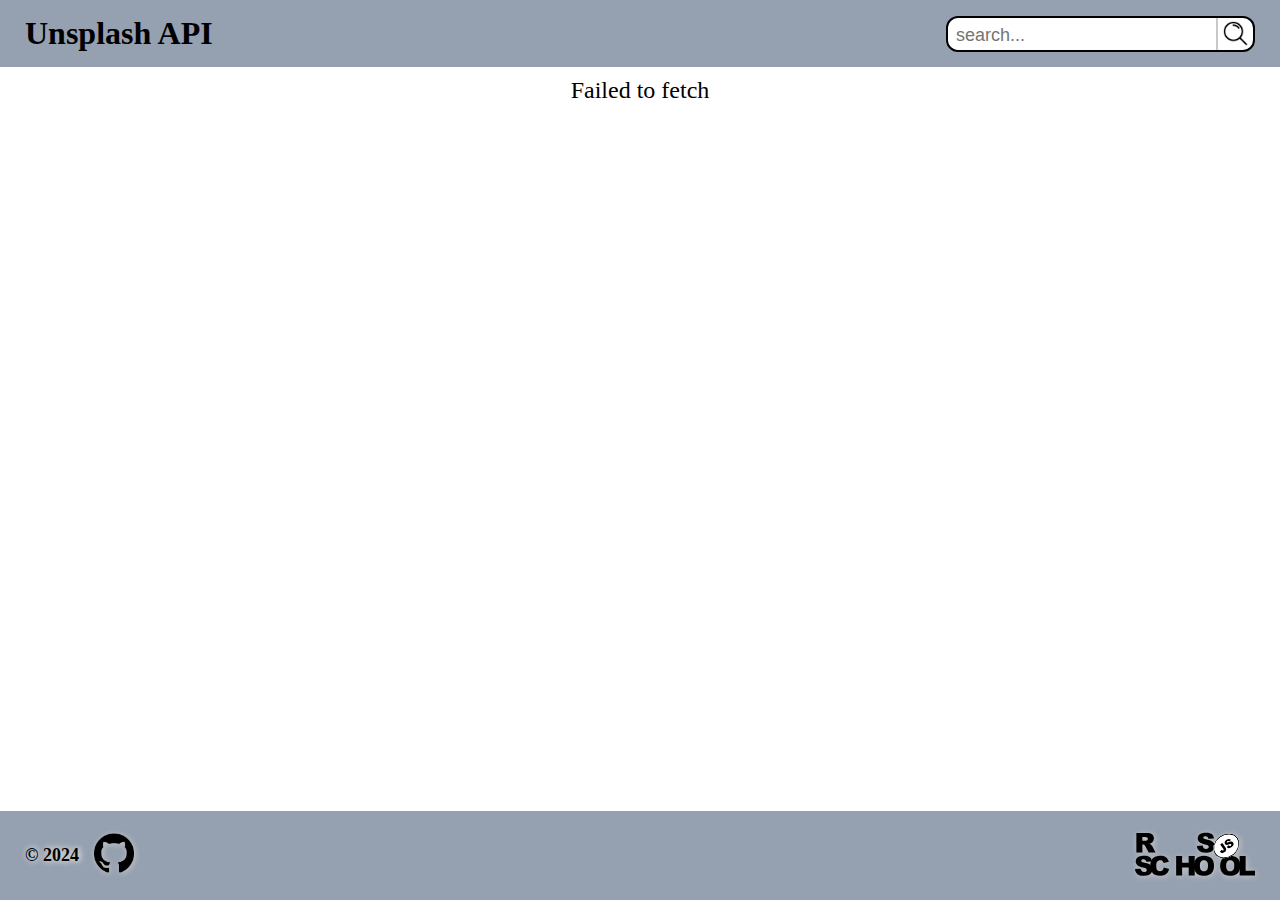
<file: image-gallery/index.html>
<!DOCTYPE html>
<html lang="en">
  <head>
    <meta charset="UTF-8" />
    <meta name="viewport" content="width=device-width, initial-scale=1.0" />
    <link rel="stylesheet" href="./style.css" />
    <link rel="shortcut icon" href="./assets/icons/favicon.png" type="image/x-icon" />
    <title>Image gallery</title>
  </head>
  <body>
    <header class="header" id="header">
      <h1>Unsplash API</h1>
      <div class="search-wrapper">
        <input type="text" class="search-bar" placeholder="search..." autocomplete="off" autofocus />
        <button class="search-btn"></button>
        <button class="clear-btn hidden">╳</button>
      </div>
    </header>
    <main class="main">
      <div class="flex-container"></div>
      <div class="btn-up-container"><a class="btn-up" href="#header"></a></div>
    </main>
    <footer class="footer">
      <div class="footer-container">
        <ul class="footer-list">
          <li><p>© 2024</p></li>
          <li>
            <a href="https://github.com/GreyDraco" class="contacts-link"><img class="gh-link" src="./assets/icons/github-logo.png" alt="GreyDraco" height="40px" width="40px" /></a>
          </li>
        </ul>
        <a href="https://rs.school/courses/javascript-ru" class="footer-rss-logo"></a>
      </div>
    </footer>
    <div class="overlay"></div>
    <script type="module" src="./script.js"></script>
  </body>
</html>
</file>
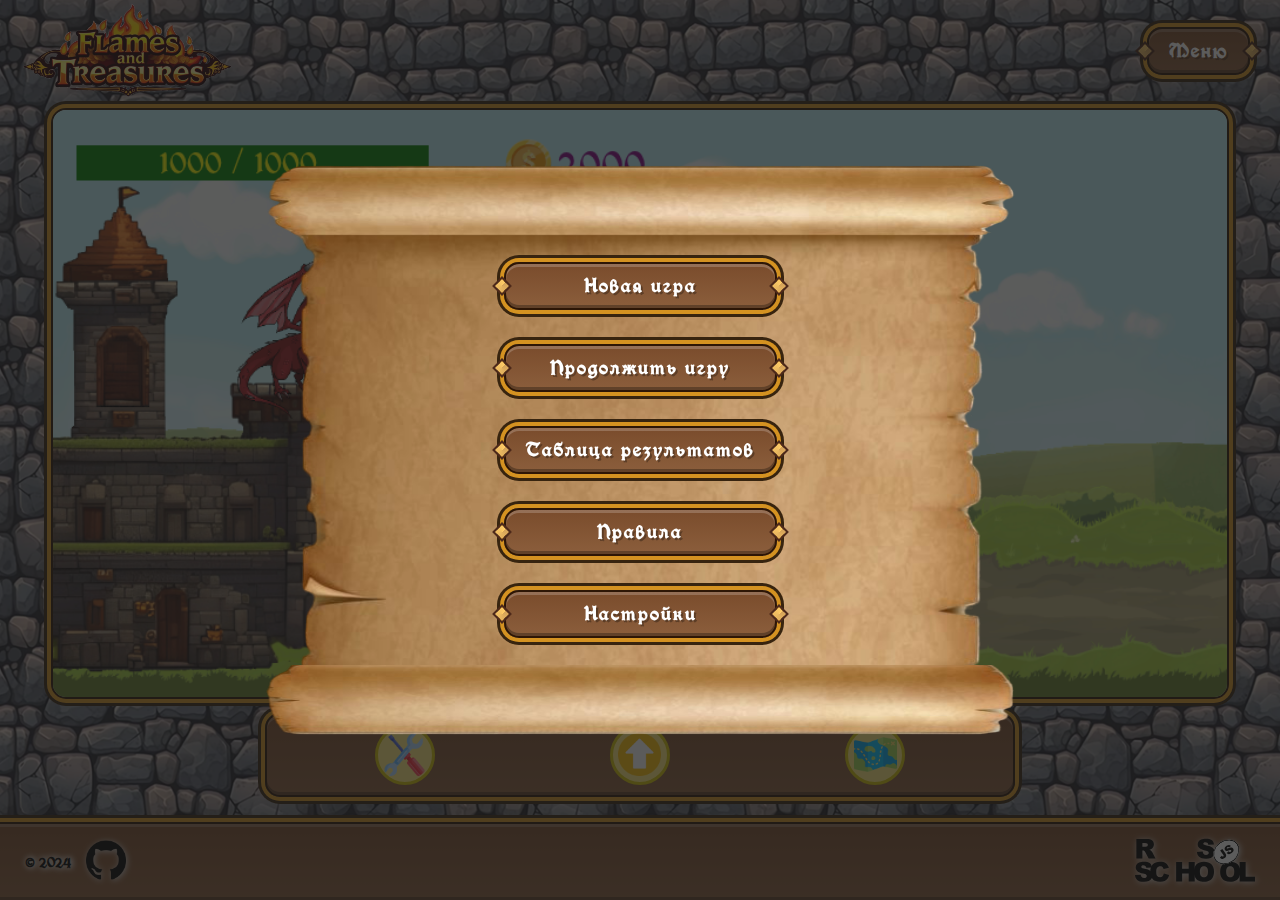
<file: random-game/index.html>
<!DOCTYPE html>
<html lang="en">
  <head>
    <meta charset="UTF-8" />
    <meta name="viewport" content="width=device-width, initial-scale=1.0" />
    <link rel="stylesheet" href="style.css" />
    <link
      rel="shortcut icon"
      href="./assets/icons/favicon.png"
      type="image/x-icon"
    />
    <title>Flames and treasures</title>
  </head>
  <body>
    <main class="main">
      <div class="game-btn-container">
        <img src="./assets/icons/game-logo.png" alt="logo" class="game-logo" />
        <button class="menu-btn btn">Меню</button>
      </div>
      <canvas id="game">Your browser does not support canvas</canvas>
      <div class="actionMenuContainer civilBar">
        <button class="button repairBtn ability-btn"></button>
        <button class="button upgradeBtn ability-btn"></button>
        <button class="button mapBtn ability-btn"></button>
      </div>
      <div class="actionMenuContainer combatBar hidden">
        <button class="button fireballBtn ability-btn" disabled></button>
        <button class="button lightningBtn ability-btn" disabled></button>
        <button class="button bribeBtn ability-btn">
          <span class="bribe-cost">0</span>
        </button>
      </div>
    </main>
    <footer class="footer">
      <div class="footer-container">
        <ul class="footer-list">
          <li><p>© 2024</p></li>
          <li>
            <a href="https://github.com/GreyDraco" class="contacts-link"
              ><img
                class="gh-link"
                src="./assets/icons/github-logo.png"
                alt="GreyDraco"
                height="40"
                width="40"
            /></a>
          </li>
        </ul>
        <a
          href="https://rs.school/courses/javascript-ru"
          class="footer-rss-logo"
        ></a>
      </div>
    </footer>
    <div class="overlay"></div>
    <script type="module" src="script.js"></script>
  </body>
</html>
</file>
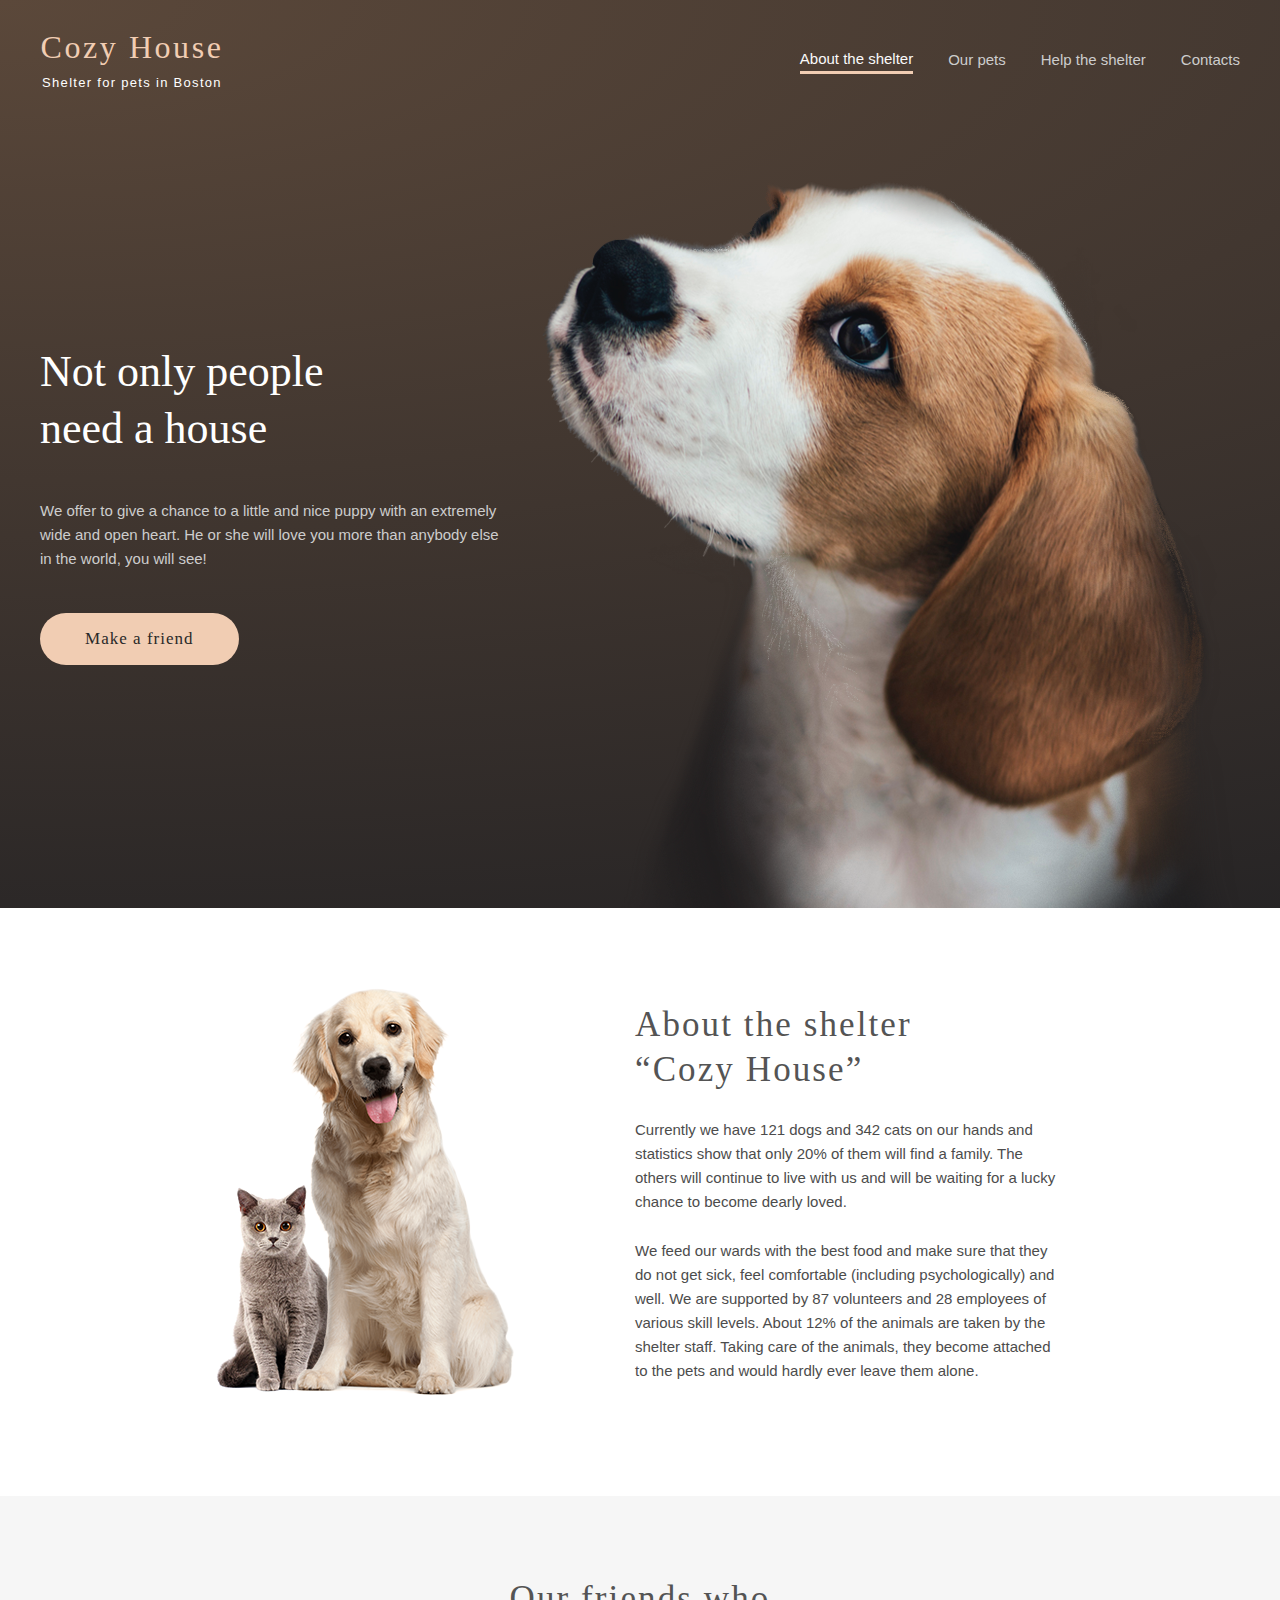
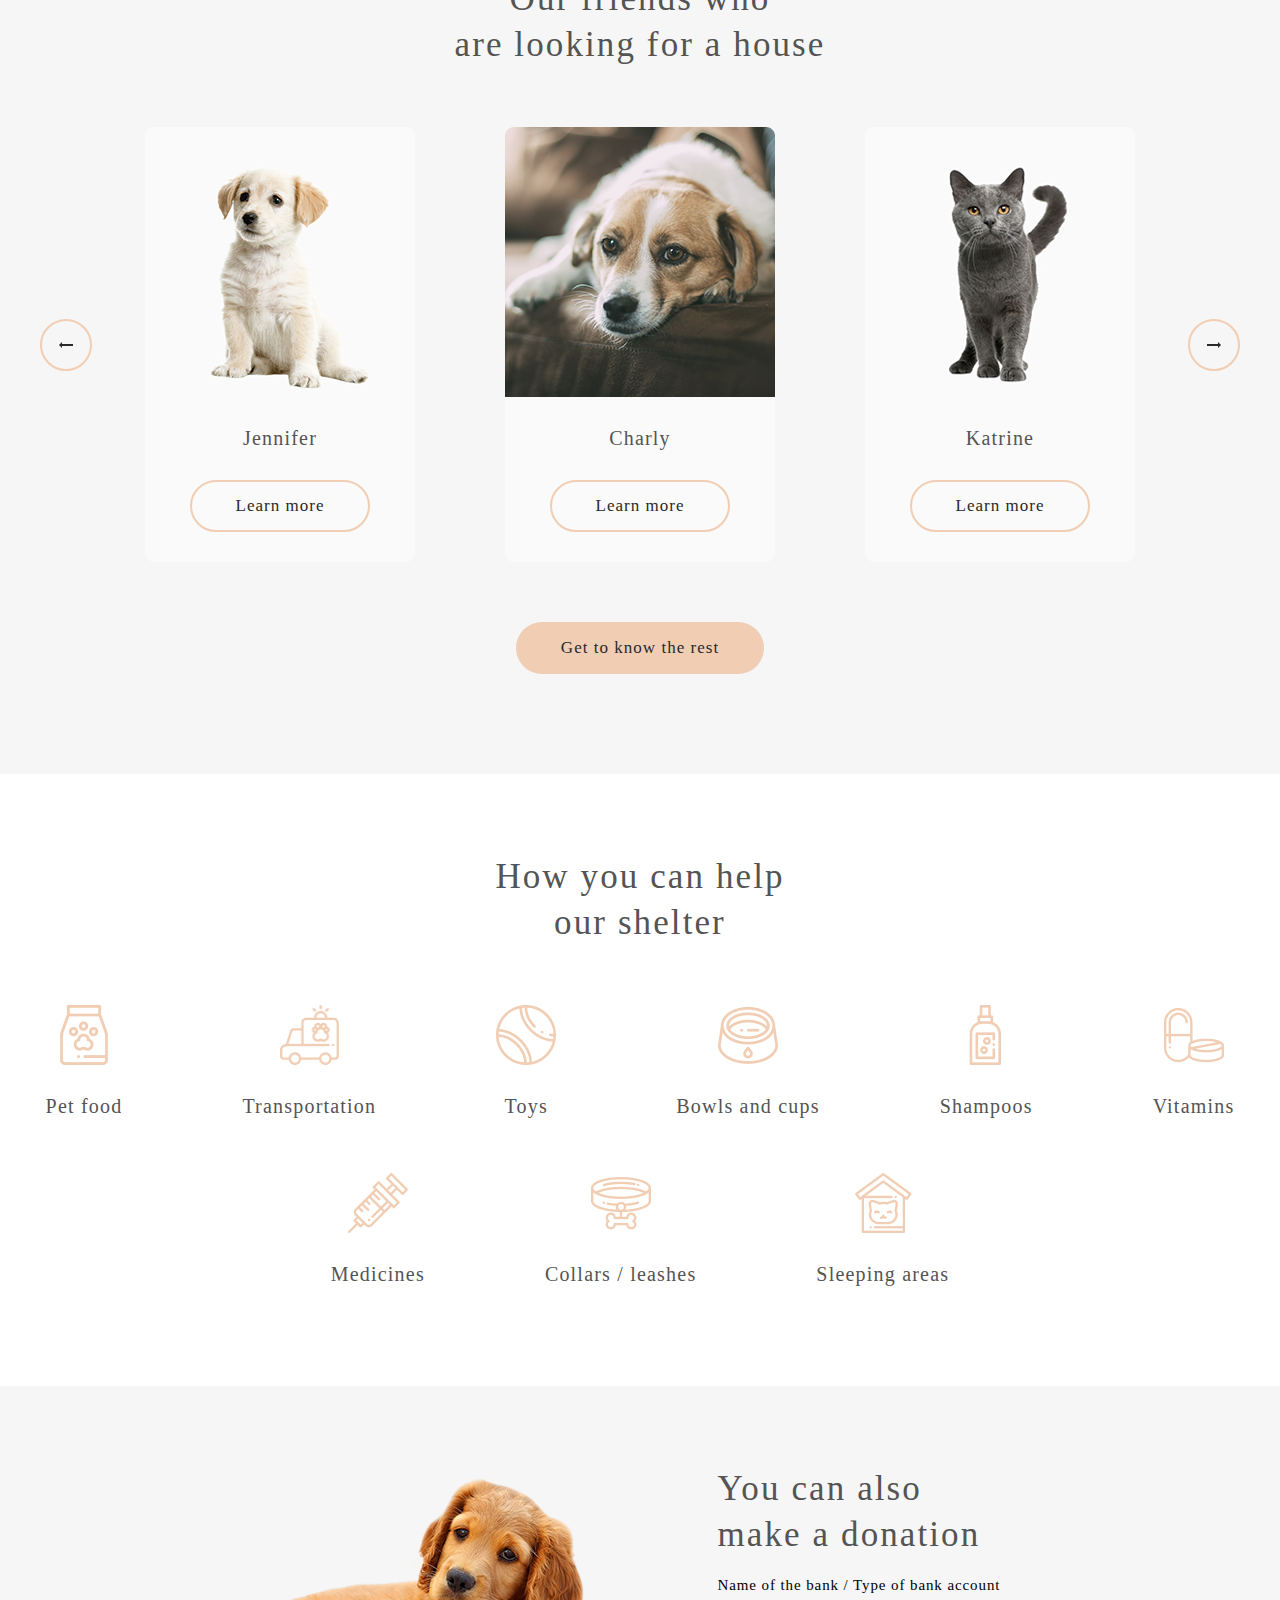
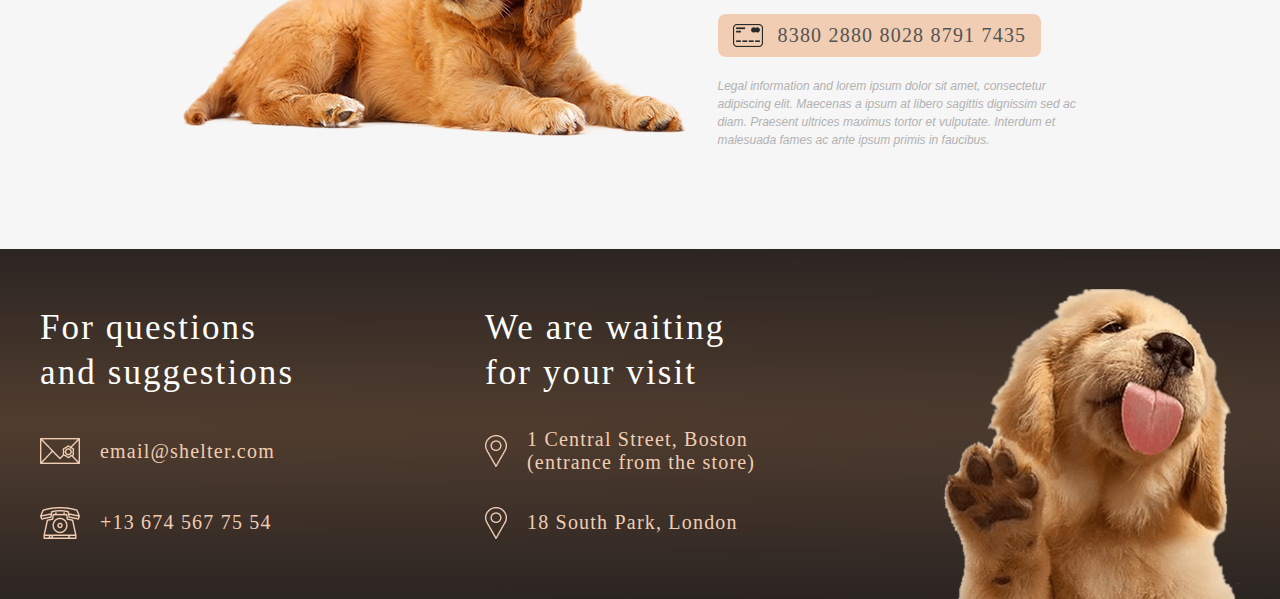
<file: shelter/index.html>
<!DOCTYPE html>
<html lang="en">
  <head>
    <meta charset="UTF-8" />
    <meta name="viewport" content="width=device-width, initial-scale=1.0" />
    <link rel="stylesheet" href="style.css" />
    <link rel="icon" href="assets/favicon-dog.png" />
    <title>Cozy House</title>
  </head>
  <body>
    <div class="top-section">
      <header class="header" id="header">
        <a class="logo" href="#header">
          <h3 class="logo-name">Cozy House</h3>
          <p class="logo-description">Shelter for pets in Boston</p>
        </a>
        <nav class="navigation">
          <ul class="nav-list">
            <li class="nav-item active"><a href="#" class="nav-link disabled">About the shelter</a></li>
            <li class="nav-item"><a href="pets.html" class="nav-link">Our pets</a></li>
            <li class="nav-item"><a href="#help" class="nav-link">Help the shelter</a></li>
            <li class="nav-item"><a href="#footer" class="nav-link">Contacts</a></li>
          </ul>
          <div class="burger-menu-btn">
            <p></p>
            <p></p>
            <p></p>
          </div>
        </nav>
        <div class="burger-menu">
          <div class="burger-menu-wrapper">
            <ul class="burger-menu-list">
              <li class="burger-nav-item active"><a href="#" class="nav-link disabled">About the shelter</a></li>
              <li class="burger-nav-item"><a href="pets.html" class="nav-link">Our pets</a></li>
              <li class="burger-nav-item"><a href="#help" class="nav-link">Help the shelter</a></li>
              <li class="burger-nav-item"><a href="#footer" class="nav-link">Contacts</a></li>
            </ul>
          </div>
        </div>
      </header>
      <section class="not-only">
        <div class="not-only-content">
          <h1 class="title">Not only people need a house</h1>
          <p class="title-description">We offer to give a chance to a little and nice puppy with an extremely wide and open heart. He or she will love you more than anybody else in the world, you will see!</p>
          <a href="#our-friends" class="button button-friend">Make a friend</a>
        </div>
        <img src="assets/start-screen-puppy.png" alt="pet-image" />
      </section>
    </div>
    <main>
      <section class="about">
        <div class="about-container">
          <img src="assets/about-pets.png" alt="about-pets-image" />
          <div class="about-description-container">
            <h2 class="section-title">
              About the shelter<br />
              “Cozy House”
            </h2>
            <p class="section-paragraph">Currently we have 121 dogs and 342 cats on our hands and statistics show that only 20% of them will find a family. The others will continue to live with us and will be waiting for a lucky chance to become dearly loved.</p>
            <p class="section-paragraph">We feed our wards with the best food and make sure that they do not get sick, feel comfortable (including psychologically) and well. We are supported by 87 volunteers and 28 employees of various skill levels. About 12% of the animals are taken by the shelter staff. Taking care of the animals, they become attached to the pets and would hardly ever leave them alone.</p>
          </div>
        </div>
      </section>
      <section class="our-friends" id="our-friends">
        <div class="our-friends-container">
          <h2 class="section-title title-middle">
            Our friends who<br />
            are looking for a house
          </h2>
          <div class="cards-selection">
            <button class="button-hollow round" id="btnLeft"><img src="assets/Arrow.png" alt="&#8592;" /></button>
            <div class="carusel">
              <div class="carusel-container">
                <div class="our-friends-cards prev"></div>
                <div class="our-friends-cards current"></div>

                <div class="our-friends-cards next"></div>
              </div>
            </div>

            <button class="button-hollow round" id="btnRight"><img src="assets/Arrow.png" alt="&#8594;" style="transform: rotate(180deg)" /></button>
          </div>
          <a class="button" href="pets.html">Get to know the rest</a>
        </div>
      </section>
      <section class="help" id="help">
        <div class="help-container">
          <h2 class="section-title title-middle">
            How you can help <br />
            our shelter
          </h2>
          <div class="help-card-container">
            <div class="help-card">
              <img src="assets/icon-pet-food.png" alt="pet-food-icon" class="card-icon" />
              <h3 class="card-nickname">Pet food</h3>
            </div>
            <div class="help-card">
              <img src="assets/icon-transportation.png" alt="transportation-icon" class="card-icon" />
              <h3 class="card-nickname">Transportation</h3>
            </div>
            <div class="help-card">
              <img src="assets/icon-toys.png" alt="toys-icon" class="card-icon" />
              <h3 class="card-nickname">Toys</h3>
            </div>
            <div class="help-card">
              <img src="assets/icon-bowls-and-cups.png" alt="bowls-and-cups-icon" class="card-icon" />
              <h3 class="card-nickname">Bowls and cups</h3>
            </div>
            <div class="help-card">
              <img src="assets/icon-shampoos.png" alt="shampoos-icon" class="card-icon" />
              <h3 class="card-nickname">Shampoos</h3>
            </div>
            <div class="help-card">
              <img src="assets/icon-vitamins.png" alt="vitamins-icon" class="card-icon" />
              <h3 class="card-nickname">Vitamins</h3>
            </div>
            <div class="help-card">
              <img src="assets/icon-medicines.png" alt="medicines-icon" class="card-icon" />
              <h3 class="card-nickname">Medicines</h3>
            </div>
            <div class="help-card">
              <img src="assets/icon-collars-leashes.png" alt="collars-leashes-icon" class="card-icon" />
              <h3 class="card-nickname">Collars / leashes</h3>
            </div>

            <div class="help-card">
              <img src="assets/icon-sleeping-area.png" alt="sleeping-area-icon" class="card-icon" />
              <h3 class="card-nickname">Sleeping areas</h3>
            </div>
          </div>
        </div>
      </section>
      <section class="in-addition">
        <div class="in-addition-container">
          <img src="assets/donation-dog.png" alt="donation-dog" class="donation-dog" />
          <div class="donation-description-container">
            <h2 class="section-title">
              You can also<br />
              make a donation
            </h2>
            <p class="donation-paragraph">Name of the bank / Type of bank account</p>
            <div class="button donation-button">
              <img src="assets/credit-card.png" alt="credit-card-icon" />
              <a class="number" href="#">8380 2880 8028 8791 7435</a>
            </div>
            <p class="legal-disclaimer">Legal information and lorem ipsum dolor sit amet, consectetur adipiscing elit. Maecenas a ipsum at libero sagittis dignissim sed ac diam. Praesent ultrices maximus tortor et vulputate. Interdum et malesuada fames ac ante ipsum primis in faucibus.</p>
          </div>
        </div>
      </section>
    </main>
    <footer class="footer" id="footer">
      <div class="footer-container">
        <div class="footer-contact-container">
          <h2 class="section-title footer-title">For questions and suggestions</h2>
          <div class="contact-container"><img src="assets/icon-email.png" alt="icon-email" /> <a href="mailto:email@shelter.com" class="contact-link">email@shelter.com</a></div>
          <div class="contact-container"><img src="assets/icon-phone.png" alt="icon-phone" /><a href="tel:+136745677554" class="contact-link">+13 674 567 75 54</a></div>
        </div>
        <div class="footer-contact-container">
          <h2 class="section-title footer-title">We are waiting for your visit</h2>
          <div class="contact-container">
            <img src="assets/icon-marker.png" alt="icon-marker" /><a href="https://maps.app.goo.gl/uUArWQpvFU1CQBRD7" target="_blank" class="contact-link"
              >1 Central Street, Boston<br />
              (entrance from the store)</a
            >
          </div>
          <div class="contact-container"><img src="assets/icon-marker.png" alt="icon-marker" /><a href="https://maps.app.goo.gl/HpbfyFa8PPQRf88Q7" target="_blank" class="contact-link">18 South Park, London </a></div>
        </div>
        <img src="assets/footer-puppy.png" alt="footer-puppy-icon" class="footer-puppy" />
      </div>
    </footer>
    <section class="overlay"></section>
    <script src="./scripts/mainScripts.js" type="module"></script>
  </body>
</html>
</file>
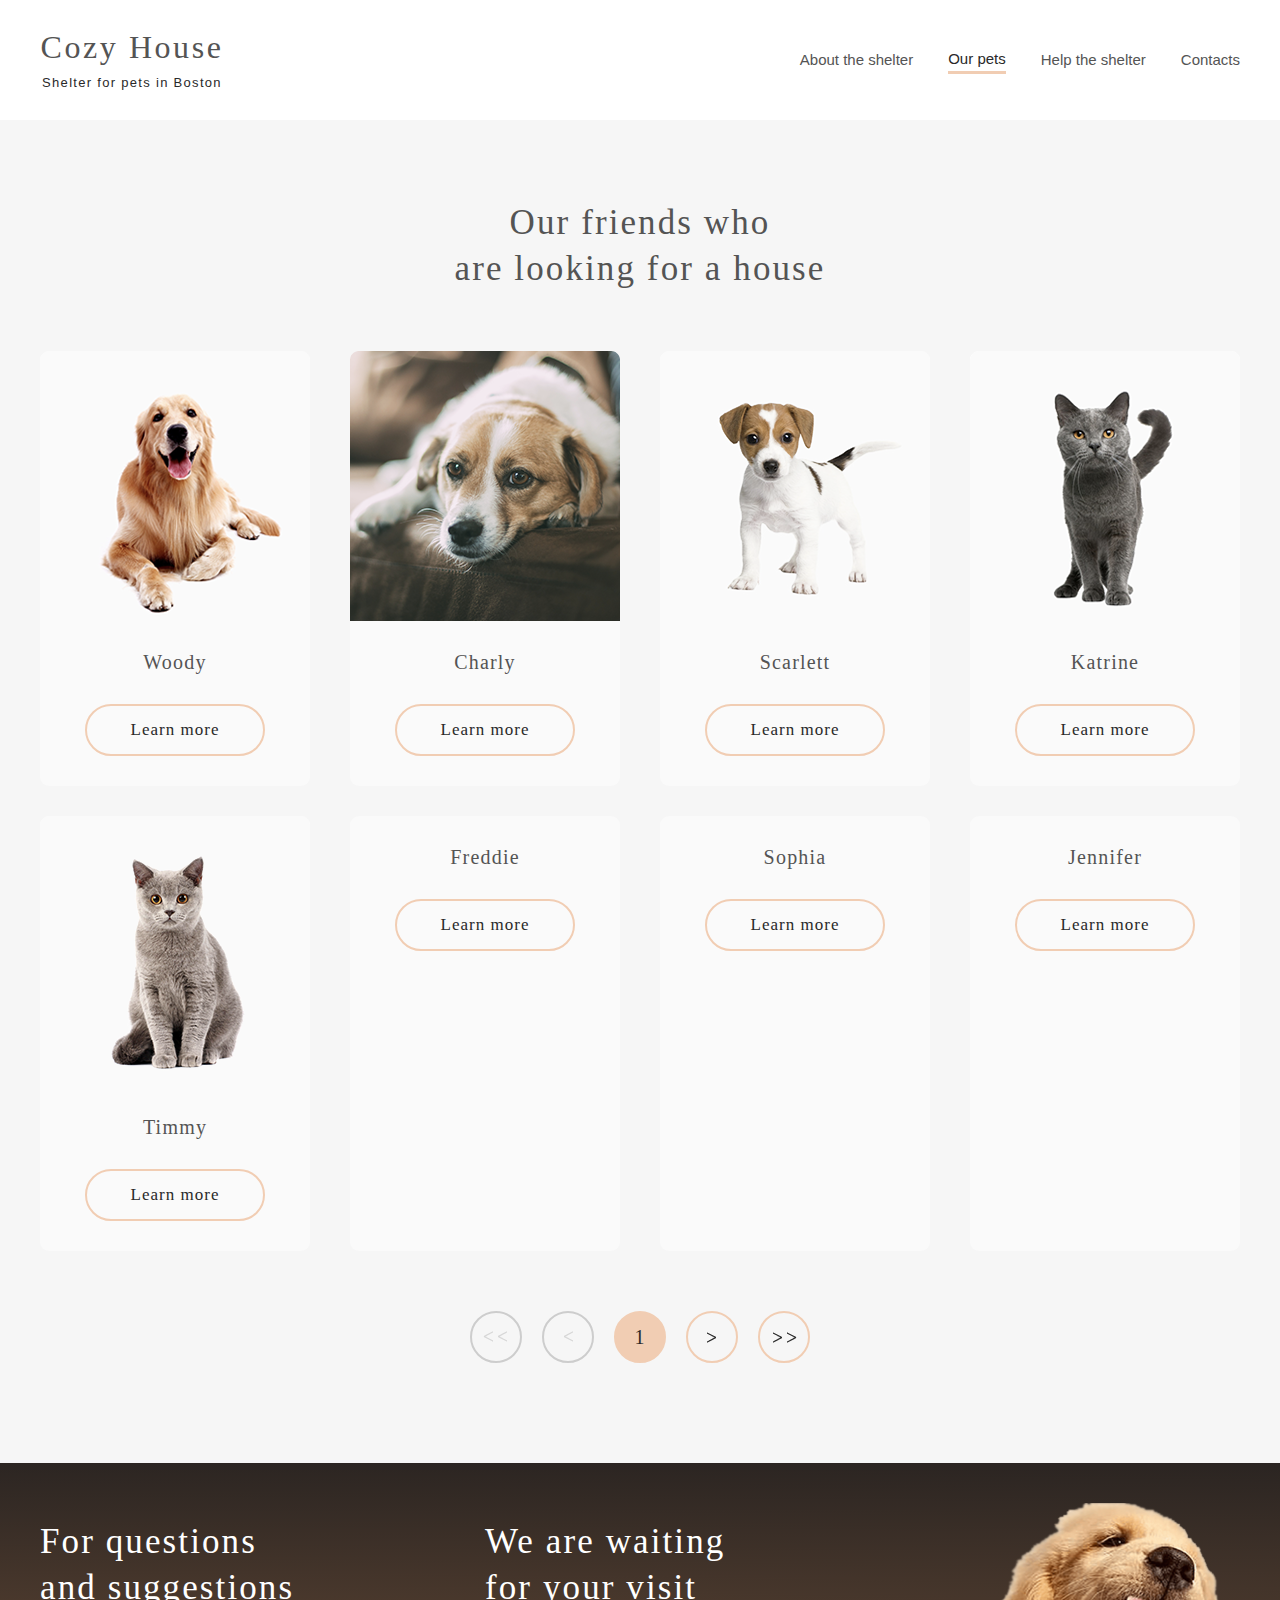
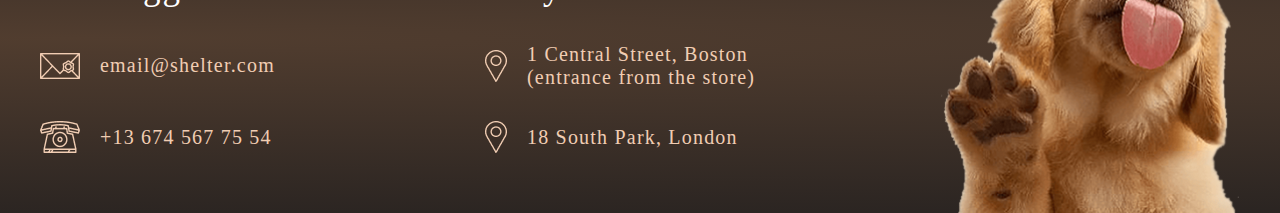
<file: shelter/pets.html>
<!DOCTYPE html>
<html lang="en">
  <head>
    <meta charset="UTF-8" />
    <meta name="viewport" content="width=device-width, initial-scale=1.0" />
    <link rel="stylesheet" href="style.css" />
    <link rel="stylesheet" href="style-pets-responsive.css" />
    <link rel="icon" href="assets/favicon-dog.png" />
    <title>pets</title>
  </head>
  <body>
    <div class="header-pets">
      <header class="header">
        <a class="logo" href="index.html">
          <h1 class="logo-name">Cozy House</h1>
          <p class="logo-description">Shelter for pets in Boston</p>
        </a>
        <nav class="navigation">
          <ul class="nav-list">
            <li class="nav-item">
              <a href="index.html" class="nav-link">About the shelter</a>
            </li>
            <li class="nav-item active">
              <a href="pets.html" class="nav-link disabled">Our pets</a>
            </li>
            <li class="nav-item">
              <a href="index.html#help" class="nav-link">Help the shelter</a>
            </li>
            <li class="nav-item">
              <a href="#footer" class="nav-link">Contacts</a>
            </li>
          </ul>
          <div class="burger-menu-btn">
            <p></p>
            <p></p>
            <p></p>
          </div>
        </nav>
        <div class="burger-menu">
          <div class="burger-menu-wrapper">
            <ul class="burger-menu-list">
              <li class="burger-nav-item"><a href="index.html" class="nav-link">About the shelter</a></li>
              <li class="burger-nav-item active"><a href="pets.html" class="nav-link disabled">Our pets</a></li>
              <li class="burger-nav-item"><a href="index.html#help" class="nav-link">Help the shelter</a></li>
              <li class="burger-nav-item"><a href="#footer" class="nav-link">Contacts</a></li>
            </ul>
          </div>
        </div>
      </header>
    </div>
    <main>
      <section class="pets-selection">
        <div class="pets-selection-container">
          <h2 class="section-title title-middle">
            Our friends who<br />
            are looking for a house
          </h2>
          <div class="pets-grid-container"></div>
          <div class="pets-page-navigation">
            <button class="button-hollow round first-page" disabled><img src="assets/double-right-icon.png" alt="double-left-icon" /></button>
            <button class="button-hollow round prev-page" disabled><img src="assets/right-icon.png" alt="left-icon" /></button>
            <button class="button-hollow round current">1</button>
            <button class="button-hollow round next-page"><img src="assets/right-icon.png" alt="right-icon" /></button>
            <button class="button-hollow round last-page"><img src="assets/double-right-icon.png" alt="double-right-icon" /></button>
          </div>
        </div>
      </section>
    </main>
    <footer class="footer" id="footer">
      <div class="footer-container">
        <div class="footer-contact-container">
          <h2 class="section-title footer-title">
            For questions and suggestions
          </h2>
          <div class="contact-container">
            <img src="assets/icon-email.png" alt="icon-email" />
            <a href="mailto:email@shelter.com" class="contact-link"
              >email@shelter.com</a
            >
          </div>
          <div class="contact-container">
            <img src="assets/icon-phone.png" alt="icon-phone" /><a
              href="tel:+136745677554"
              class="contact-link"
              >+13 674 567 75 54</a
            >
          </div>
        </div>
        <div class="footer-contact-container">
          <h2 class="section-title footer-title">
            We are waiting for your visit
          </h2>
          <div class="contact-container">
            <img src="assets/icon-marker.png" alt="icon-marker" /><a
              href="https://maps.app.goo.gl/uUArWQpvFU1CQBRD7"
              target="_blank"
              class="contact-link"
              >1 Central Street, Boston<br />
              (entrance from the store)</a
            >
          </div>
          <div class="contact-container">
            <img src="assets/icon-marker.png" alt="icon-marker" /><a
              href="https://maps.app.goo.gl/HpbfyFa8PPQRf88Q7"
              target="_blank"
              class="contact-link"
              >18 South Park, London
            </a>
          </div>
        </div>
        <img
          src="assets/footer-puppy.png"
          alt="footer-puppy-icon"
          class="footer-puppy"
        />
      </div>
    </footer>
    <section class="overlay"></section>
    <script src="./scripts/petsScripts.js" type="module"></script>
  </body>
</html>
</file>
<file: image-gallery/style.css>
@import url(./footer.css);
@import url(./popup.css);

html {
  scroll-behavior: smooth;
}

* {
  box-sizing: border-box;
}
body {
  margin: 0;
  min-height: 100vh;
  display: flex;
  flex-direction: column;
  align-items: center;
  justify-content: space-between;
}
.header,
footer {
  width: 100%;
}

.header {
  display: flex;
  flex-wrap: wrap;
  gap: 15px;
  justify-content: space-between;
  align-items: center;
  padding: 15px 25px;
  background: #95a0b0;
}

h1 {
  margin: 0;
  margin-right: 10px;
}
.search-wrapper {
  display: flex;
  align-items: center;
  background: rgb(255, 255, 255);
  border: black solid 2px;
  border-radius: 12px;
  justify-content: space-evenly;
  position: relative;
}
.search-bar {
  border-radius: 12px;
  padding: 5px 28px 2px 8px;
  height: 32px;
  font-size: 18px;
  border: 0;
  border-top-right-radius: 0px;
  border-bottom-right-radius: 0px;
  border-right: 2px solid rgb(201, 199, 199);
}

.search-bar:focus {
  outline: none;
}

.search-btn {
  background: url(./assets/icons/search-icon.png) no-repeat;
  background-size: 25px;
  width: 35px;
  height: 32px;
  border: none;
  background-position: center;
  cursor: pointer;
  border-top-right-radius: 12px;
  border-bottom-right-radius: 12px;
  transition: background-color 0.3s;
}

.search-btn:hover {
  background-color: aqua;
}
.search-btn:active {
  background-size: 22px;
}

.clear-btn {
  font-size: 12px;
  font-weight: 800;
  position: absolute;
  right: 42px;
  border: none;
  background: none;
  padding: 0;
  color: #d4d4d4;
  cursor: pointer;
  transition: 0.3s;
  width: 20px;
  height: 20px;
  border-radius: 50%;
}
.clear-btn:hover {
  background-color: #4f4f4f;
}

.main {
  max-width: 1280px;
  width: 100%;
  height: 100%;
  position: relative;
  padding-bottom: 10px;
  display: flex;
  flex-direction: column;
  justify-content: space-between;
  flex: 1 0 auto;
}

.flex-container {
  display: grid;
  grid-template-columns: repeat(auto-fill, minmax(400px, 1fr));
  grid-template-rows: repeat(auto-fill, minmax(10px, 1fr));
  gap: 10px;
  grid-auto-flow: dense;
  padding: 10px 25px;
}

.img-container {
  width: 100%;
  height: 100%;
  display: flex;
  align-items: stretch;
  justify-content: end;
  overflow: hidden;
  height: fit-content;
  transition: 0.5s;
  cursor: pointer;
}

.flex-container:not(:has(.img-container)) {
  display: block;
  text-align: center;
  font-size: 24px;
  font-weight: 400;
}
.main:has(.flex-container:not(:has(.img-container))) {
  justify-content: center;
  background-color: #4f4f4f;
}
.img-container img {
  transition: 0.5s;
  scale: 1;
}

.img-container:hover img {
  scale: 1.2;
}
img {
  width: 100%;
}

.hidden {
  visibility: hidden;
}

.flex-container:empty {
  height: 100%;
  background: url(./assets/icons/loading-gif.gif) no-repeat;
  background-position: center;
  display: flex;
  align-items: center;
  justify-content: center;
  flex: 1 0 auto;
}

.btn-up-container {
  position: sticky;
  width: 100%;
  height: 40px;
  bottom: 0px;
  display: flex;
  justify-content: end;
  padding-right: 75px;
}

.btn-up {
  padding-top: 10px;
  border-radius: 50%;
  width: 40px;
  height: 100%;
  background-image: url(./assets/icons/double-arrow.png);
  background-repeat: no-repeat;
  background-position: center;
  background-size: contain;
  filter: drop-shadow(1px 1px 3px rgb(200, 200, 200));
  transition: 0.5s;
}

.btn-up:hover {
  filter: drop-shadow(1px 1px 3px rgb(255, 255, 255));
  scale: 1.1;
}

@media (max-width: 600px) {
  .header {
    justify-content: space-around;
  }
}
</file>
<file: random-game/style.css>
@import url(./styles/popup.css);
@import url(./styles/footer.css);
@import url(./styles/repairPopup.css);
@import url(./styles/mapDropdown.css);
@import url(./styles/mapPopUp.css);
@import url(./styles/abilityButtons.css);
@import url(./styles/leaderboard.css);
@import url(./styles/startMenu.css);
@import url(./styles/upgrade.css);
@import url(./styles/volume.css);
@import url(./styles/endPopup.css);

@font-face {
  font-family: "BaseFont";
  src: url("./assets/fonts/BeaumarchaisC.ttf") format("truetype");
  font-style: normal;
  font-weight: normal;
}

* {
  box-sizing: border-box;
  font-family: "BaseFont";
}

body {
  font-family: "BaseFont";
  font-size: 24px;
  font-weight: 400;
  min-height: 100vh;
  margin: 0;
  display: flex;
  align-items: center;
  justify-content: center;
  flex-direction: column;
  background: url(./assets/sprites/bg.png) repeat;
  gap: 10px;
  background-size: 300px;
}

.main {
  max-width: 1280px;
  width: 100%;
  height: 100%;
  position: relative;

  display: flex;
  flex-direction: column;
  justify-content: center;
  align-items: center;
  flex: 1 0 auto;
  padding: 0px 20px;
}

canvas {
  width: 95%;
  background: aliceblue;
  /*   margin: 0; */
  border: 2px solid #2d1606;
  border-radius: 15px;
  /*  padding: 10px 20px; */

  /*   text-shadow: 2px 2px 0px rgba(0, 0, 0, 0.3); */

  box-shadow: 0px 0px 0px 4px #d49221, 0px 0px 0px 7px #37240f,
    inset 0px 3px 0px rgba(255, 255, 255, 0.2),
    inset 0px -3px 0px rgba(0, 0, 0, 0.3);
  margin: 7px 10px;

  /*   height: calc(100vh - 350px);
  width: 100%;
  max-width: 100%;
  min-height: 300px; */
}

.actionMenuContainer {
  display: flex;
  align-items: center;
  justify-content: space-around;
  max-width: 750px;
  width: 100%;
}

.hidden {
  display: none;
}

/*--------------------------------------------------------------------*/
.btn {
  /*   font-family: "BaseFont"; */
  letter-spacing: 2px;
  background: linear-gradient(to bottom, #7a4c2c, #8b5e3c);
  border: 2px solid #2d1606;
  border-radius: 15px;
  padding: 10px 20px;
  font-size: 22px;
  font-weight: bold;
  color: #fff;
  text-shadow: 2px 2px 0px rgba(0, 0, 0, 0.3);
  position: relative;
  box-shadow: 0px 0px 0px 4px #d49221, 0px 0px 0px 7px #37240f,
    inset 0px 3px 0px rgba(255, 255, 255, 0.2),
    inset 0px -3px 0px rgba(0, 0, 0, 0.3);
  cursor: pointer;
  transition: all 0.15s ease;
}

.btn:hover {
  box-shadow: 0px 0px 0px 4px #d49221, 0px 0px 0px 7px #37240f,
    inset 0px 4px 0px rgba(255, 255, 255, 0.3),
    inset 0px -4px 0px rgba(0, 0, 0, 0.4);
}

.event-btn-container,
.repair-btns-container {
  display: flex;
  align-items: center;

  justify-content: center;
  gap: 10px;
  flex-wrap: wrap;
}

.event-btn-container:has(.rewards-list) {
  flex-direction: column;
  /*   gap: 10px; */
}

.popup-content {
  padding: 20px 12%;
}

.btn::before,
.btn::after {
  content: "";
  position: absolute;
  top: 50%;
  transform: translateY(-50%) rotate(45deg);
  width: 10px;
  height: 10px;
  background: conic-gradient(#d4a259, #ffcc66);
  border: 2px solid #4d291a;
}

.btn:before {
  left: -11px;
}

.btn:after {
  right: -11px;
}

.btn {
  margin: 7px 10px;
}

.btn:disabled {
  pointer-events: none;
  background: #bfbfbf;
  box-shadow: 0px 0px 0px 4px #bfbfbf, 0px 0px 0px 7px #3f3f3f,
    inset 0px 3px 0px rgba(255, 255, 255, 0.2),
    inset 0px -3px 0px rgba(0, 0, 0, 0.3);
}

.btn:disabled:before,
.btn:disabled::after {
  background: conic-gradient(#cfcdcb, #fdf9f1);
  border: 2px solid #3f3f3f;
}

.game-btn-container {
  width: 100%;

  display: flex;
  align-items: center;
  justify-content: space-between;
  flex-wrap: wrap;
  column-gap: 20px;
}

.rules,
.event-text {
  text-align: justify;
  margin: 0;
}

.event-img {
  position: relative;
  background-size: contain;
  background-position: center;
  width: 100%;
  height: 100%;
  border-radius: 15px;
  border: 2px solid #2d1606;
  box-shadow: 0px 0px 0px 4px #d49221, 0px 0px 0px 7px #37240f,
    inset 0px 3px 0px rgba(255, 255, 255, 0.2),
    inset 0px -3px 0px rgba(0, 0, 0, 0.3);
}

.event-img::after {
  content: "";
  position: absolute;
  top: 0;
  left: 0;
  width: 50px;
  height: 50px;
  background-color: #cfcdcb;
  z-index: 8000;
}

body:has(.overlay_active) {
  overflow: hidden;
}

.rewards-list {
  margin: 0;
}

.current-gold {
  position: absolute;
}

.game-logo {
  height: 100px;
}

.actionMenuContainer {
  background: linear-gradient(to bottom, #7a4c2c, #8b5e3c);
  border: 2px solid #2d1606;
  border-radius: 15px;
  padding: 10px 20px;

  text-shadow: 2px 2px 0px rgba(0, 0, 0, 0.3);

  box-shadow: 0px 0px 0px 4px #d49221, 0px 0px 0px 7px #37240f,
    inset 0px 3px 0px rgba(255, 255, 255, 0.2),
    inset 0px -3px 0px rgba(0, 0, 0, 0.3);
  margin: 7px 10px;
}
@media (max-width: 420px) {
  .game-btn-container {
    flex-direction: column;
    justify-content: center;
  }
}

.locked {
  pointer-events: none;
  filter: grayscale(1);
  opacity: 0.5;
}
</file>
<file: shelter/style.css>
* {
  box-sizing: border-box;
}

html {
  scroll-behavior: smooth;
}

body {
  margin: 0;
}

.no-scroll {
  overflow: hidden;
}

.top-section {
  display: flex;
  flex-direction: column;
  justify-content: space-between;
  align-items: center;
  row-gap: 60px;
  background-image: radial-gradient(
    237.5% 111.8% at 0% 0%,
    rgb(91, 72, 58) 0%,
    rgb(38, 36, 37) 100%
  );
}

.header {
  display: flex;
  align-items: center;
  justify-content: space-between;
  max-width: 1280px;
  width: 100%;
  height: 120px;
  padding: 30px 40px;
}

.logo {
  flex-direction: column;
  display: flex;
  width: 184px;
  height: 60px;
  text-align: center;
  text-decoration: none;
}

.logo:hover .logo-name {
  color: #fddcc4;
}

.logo-name {
  color: #f1cdb3;
  font-size: 32px;
  line-height: 110%;
  font-weight: 400;
  letter-spacing: 0.08em;
  margin: 0;
}

.logo-description {
  font-weight: 400;
  font-size: 13px;
  letter-spacing: 0.1em;
  line-height: 80%;
  color: #ffffff;
  font-family: Arial, Helvetica, sans-serif;
}

.navigation {
  z-index: 4;
}

.nav-list {
  display: flex;
  justify-content: flex-end;
  align-items: center;
  list-style: none;
  text-align: center;
  margin: 0;
  gap: 35px;
  padding: 0;
}
.burger-nav-item.active,
.nav-item.active {
  border-bottom: #f1cdb3 3px solid;
}

.nav-link {
  color: #cdcdcd;
  text-decoration: none;
  font-size: 15px;
  font-weight: 400;
  line-height: 170%;
  transition: 0.5s;
  font-family: Arial, Helvetica, sans-serif;
}
.burger-nav-item:hover,
.nav-link:hover {
  color: #fafafa;
}

.nav-link.disabled {
  color: #fafafa;
  cursor: not-allowed;
  pointer-events: none;
}

.burger-menu-btn {
  width: 30px;
  height: 30px;
  display: none;
  transition: 0.5s;
}

.burger-menu-btn_active {
  transform: rotate(90deg);
}

.burger-menu-btn:hover {
  cursor: pointer;
}

.burger-menu-btn p {
  width: 30px;
  border-bottom: 2px #f1cdb3 solid;
  margin: 8px 0px;
}

.burger-menu {
  position: fixed;
  top: 0;
  right: -320px;
  width: 320px;
  height: 100%;
  background-color: #292929;
  transition: right 0.3s ease-in-out;
  z-index: 3;
}

.burger-menu-wrapper {
  padding: 230px 38px 248px 39px;
}

.burger-menu ul {
  list-style: none;
  padding: 0;
  margin: 0;
  display: flex;
  flex-direction: column;
  align-items: center;
}

.burger-menu ul li {
  margin: 20px 0;
  transition: 0.5s;
}

.burger-menu ul li a {
  font-family: Arial, Helvetica, sans-serif;
  font-weight: 400;
  font-size: 32px;
  line-height: 160%;
  color: #cdcdcd;
}

.burger-menu_active {
  right: 0;
}

.not-only {
  display: flex;
  flex-direction: row;
  justify-content: space-between;
  align-items: center;
  max-width: 1280px;
  width: 100%;
  gap: 42px;
  padding: 0 40px;
}

.not-only-content {
  display: flex;
  justify-content: space-between;
  flex-direction: column;
  gap: 42px;
  align-items: flex-start;
  padding-bottom: 80px;
  max-width: 460px;
}

.not-only img {
  max-width: calc(100% - 42px - 460px);
}

.title {
  font-weight: 400;
  font-size: 44px;
  line-height: 130%;
  color: #ffffff;
  margin: 0;
  width: 310px;
  font-family: Georgia, "Times New Roman", Times, serif;
}

.title-description {
  font-size: 15px;
  font-weight: 400;
  line-height: 160%;
  color: #cdcdcd;
  margin: 0px;
  font-family: Arial, Helvetica, sans-serif;
}

.button {
  border-radius: 100px;
  padding: 15px 45px;
  background-color: #f1cdb3;
  font-weight: 400;
  font-size: 17px;
  line-height: 130%;
  letter-spacing: 0.06em;
  color: #292929;
  transition: 0.5s;
  font-family: Georgia, "Times New Roman", Times, serif;
  border: 0;
  height: 52px;
  text-decoration: none;
}

.button-link {
  color: #292929;
  text-decoration: none;
}

.button-hollow {
  border-radius: 100px;
  padding: 15px 43px;
  border: 2px solid #f1cdb3;
  background: none;
  font-weight: 400;
  font-size: 17px;
  line-height: 130%;
  letter-spacing: 0.06em;
  color: #292929;
  transition: 0.5s;
  font-family: Georgia, "Times New Roman", Times, serif;
  height: 52px;
  display: flex;
  align-items: center;
  justify-content: center;
  white-space: nowrap;
}

.button-hollow.round {
  padding: 14px 21px;
  width: 52px;
  display: flex;
  align-items: center;
  justify-content: center;
  font-size: 20px;
}

.button-hollow.round:disabled {
  border: 2px solid #cdcdcd;
  cursor: default;
  background: none;
}

.button-hollow.round:disabled img {
  filter: invert(1);
}

.button-hollow.round.current {
  cursor: default;
  background-color: #f1cdb3;
  border: #f1cdb3 2px solid;
}

.button-hollow:hover {
  background-color: #fddcc4;
  border: #fddcc4 2px solid;
  cursor: pointer;
}

.button:hover {
  background-color: #fddcc4;
  cursor: pointer;
}

.about {
  background-color: #ffffff;
  display: flex;
  justify-content: center;
}

.about-container {
  display: flex;
  flex-direction: row;
  gap: 120px;
  justify-content: center;
  width: 1280px;
  padding: 80px 40px 100px 40px;
  align-items: center;
}

.about-description-container {
  max-width: 430px;
  display: flex;
  flex-direction: column;
  gap: 25px;
}

.section-title {
  margin: 0;
  font-weight: 400;
  font-size: 35px;
  line-height: 130%;
  letter-spacing: 0.06em;
  color: #545454;
  font-family: Georgia, "Times New Roman", Times, serif;
}

.title-middle {
  text-align: center;
}

.section-paragraph {
  margin: 0;
  font-weight: 400;
  font-size: 15px;
  line-height: 160%;
  color: #4c4c4c;
  font-family: Arial, Helvetica, sans-serif;
}

.our-friends {
  background-color: #f6f6f6;
  display: flex;
  justify-content: center;
}

.our-friends-container {
  display: flex;
  align-items: center;
  flex-direction: column;
  justify-content: space-between;
  padding: 80px 40px 100px 40px;
  max-width: 1280px;
  width: 100%;
  row-gap: 60px;
}

.cards-selection {
  display: flex;
  flex-direction: row;
  justify-content: space-between;
  align-items: center;
  width: 100%;
}

.our-friends-cards {
  display: flex;
  flex-direction: row;
  max-width: 990px;
  width: 100%;
  justify-content: space-between;
}

.card-container {
  display: flex;
  flex-direction: column;
  align-items: center;
  background-color: #fafafa;
  border-radius: 9px;
  width: 270px;
  cursor: pointer;
  transition: 0.5s;
}

.card-container-info {
  display: flex;
  flex-direction: column;
  align-items: center;
  padding: 30px 41.5px;
  gap: 30px;
}

.card-nickname {
  font-family: Georgia, "Times New Roman", Times, serif;
  font-size: 20px;
  margin: 0;
  letter-spacing: 0.06em;
  font-weight: 400;
  color: #545454;
}

.help {
  background-color: #ffffff;
  display: flex;
  justify-content: center;
}

.help-container {
  display: flex;
  align-items: center;
  flex-direction: column;
  gap: 60px;
  padding: 80px 40px 100px 40px;
  max-width: 1280px;
  width: 100%;
}

.help-card-container {
  display: flex;
  flex-wrap: wrap;
  row-gap: 55px;
  column-gap: 120px;
  justify-content: center;
}

.help-card {
  display: flex;
  flex-direction: column;
  align-items: center;
  gap: 30px;
}

.card-icon {
  width: 60px;
  height: 60px;
}

.in-addition {
  background-color: #f6f6f6;
  display: flex;
  justify-content: center;
}

.in-addition-container {
  display: flex;
  flex-direction: row;
  align-items: center;
  padding-top: 80px;
  padding-bottom: 100px;
  gap: 30px;
}

.donation-description-container {
  display: flex;
  flex-direction: column;
  justify-content: space-between;
  align-items: start;
  max-width: 380px;
  gap: 20px;
}

.donation-paragraph {
  margin: 0;
  font-size: 15px;
  font-weight: 400;
  line-height: 110%;
  letter-spacing: 0.06em;
  font-family: Georgia, "Times New Roman", Times, serif;
}

.button.donation-button {
  border-radius: 8px;
  display: flex;
  align-items: center;
  gap: 15px;
  padding: 10px 15px;
  font-size: 20px;
  height: 43px;
  max-width: 350px;
}

.number {
  color: #545454;
  text-decoration: none;
  cursor: pointer;
}

.legal-disclaimer {
  color: #b2b2b2;
  font-style: italic;
  font-size: 12px;
  line-height: 150%;
  font-family: Arial, Helvetica, sans-serif;
  margin: 0;
}

.footer {
  background-image: radial-gradient(
    549.89% 73.65% at 5.73% 50%,
    rgb(81, 61, 47) 0%,
    rgb(26, 26, 28) 100%
  );
  display: flex;
  justify-content: center;
}

.footer-container {
  display: flex;
  padding: 40px 40px 0px 40px;
  flex-direction: row;
  max-width: 1280px;
  width: 100%;
  justify-content: space-between;
}

.footer-contact-container {
  display: flex;
  justify-content: space-between;
  flex-direction: column;
  padding: 16px 0px 60px 0px;
}

.contact-container {
  display: flex;
  flex-direction: row;
  align-items: center;
  gap: 20px;
  text-decoration: none;
}

.contact-link {
  color: #f1cdb3;
  font-weight: 400;
  font-size: 20px;
  line-height: 115%;
  letter-spacing: 0.06em;
  font-family: Georgia, "Times New Roman", Times, serif;
  text-decoration: none;
  transition: 0.5s;
}

.contact-link:hover {
  color: #fafafa;
}

.section-title.footer-title {
  max-width: 279px;
  color: #ffffff;
}

.footer-puppy {
  padding-left: 10px;
}

.card-container:hover .button {
  background-color: #fddcc4;
  cursor: pointer;
}

.pets-selection {
  background-color: #f6f6f6;
  display: flex;
  justify-content: center;
}

.pets-selection-container {
  padding: 80px 40px 100px 40px;
  display: flex;
  flex-direction: column;
  gap: 45px;
  max-width: 1280px;
  width: 100%;
}

.pets-grid-container {
  display: flex;
  flex-wrap: wrap;
  row-gap: 30px;
  column-gap: 40px;
  justify-content: center;
  padding: 15px 0px;
}

.pets-page-navigation {
  display: flex;
  flex-direction: row;
  justify-content: center;
  gap: 20px;
}

.header-pets {
  background-color: #ffffff;
  display: flex;
  align-items: center;
  justify-content: center;
}

.header-pets .header .logo .logo-name {
  color: #545454;
}

.header-pets .header .logo:hover .logo-name {
  color: #292929;
}

.header-pets .header .logo .logo-description {
  color: #292929;
}

.header-pets .header .nav-list .nav-link {
  color: #545454;
}

.header-pets .header .nav-list .nav-link:hover {
  color: #292929;
}

.header-pets .header .nav-list .nav-item.active .nav-link {
  color: #292929;
}

.card-container:hover .button-hollow {
  background-color: #fddcc4;
  border: #fddcc4 2px solid;
}

.card-container:hover {
  background-color: #ffffff;
}

.overlay {
  top: 0;
  left: 0;
  background-color: rgba(29, 29, 29, 0.6);
  position: fixed;
  width: 100%;
  height: 100%;
  display: none;
}

.overlay_active {
  display: flex;
  justify-content: center;
  align-items: center;
  z-index: 2;
}

.popupWrapper {
  position: relative;
}

.popup-container {
  display: flex;
  background-color: #fafafa;
  align-items: center;
  width: 630px;
  height: 350px;
  border-radius: 9px;
  gap: 10px;
}

.popup-img {
  height: 100%;
  border-radius: 9px;
}

.popup-info {
  max-width: 265px;
  height: 100%;
  font-family: Georgia, "Times New Roman", Times, serif;
  font-weight: 400;
  letter-spacing: 0.06em;
  color: #000;
}

.popup-title {
  font-size: 35px;
  line-height: 130%;
  font-weight: 400;
  letter-spacing: 0.06em;
  margin: 0;
  margin-top: 13px;
}

.popup-breed {
  font-size: 20px;
  line-height: 115%;
  font-weight: 400;
  margin-top: 10px;
  letter-spacing: 0.06em;
}

.popup-paragraph {
  font-size: 13px;
  line-height: 110%;
  letter-spacing: 0.06em;
  font-weight: 400;
}

.popup-info-list {
  padding-left: 15px;
}

.popup-info-list-item::marker {
  color: #f1cdb3;
  font-size: 12px;
}

.popup-info-list-item {
  font-size: 15px;
  line-height: 110%;
  padding-bottom: 7px;
}

.close-popup {
  position: absolute;
  top: -51px;
  right: -43px;
}

.button-hollow.round.close-popup {
  font-size: 30px;
}

.carusel {
  overflow: hidden;
  max-width: 990px;
}

.carusel-container {
  display: flex;
  flex-wrap: nowrap;
}

@media (max-width: 1120px) {
  .in-addition-container {
    flex-direction: column-reverse;
  }
  .cards-selection {
    gap: 12px;
  }
}

@media (max-width: 1050px) {
  .our-friends-cards > :nth-child(3) {
    display: none;
  }
}

@media (max-width: 985px) {
  .top-section {
    gap: 30px;
  }

  .header {
    padding: 30px;
  }

  .not-only {
    flex-direction: column;
    gap: 20px;
    padding: 0 30px;
    transition: 0.5s;
  }
  .not-only img {
    max-width: 738px;
    max-height: 593.4px;
    align-self: end;
  }

  .not-only-content .button {
    align-self: center;
  }

  .about-container {
    flex-direction: column-reverse;
    gap: 78px;
  }

  .our-friends-container {
    padding-left: 30px;
    padding-right: 30px;
  }

  .help-card {
    max-width: 170px;
    width: 100%;
  }

  .help-card-container {
    column-gap: 60px;
  }

  .in-addition-container {
    gap: 60px;
    padding-top: 82px;
  }

  .footer-container {
    flex-wrap: wrap;
    justify-content: center;
    gap: 66px 40px;
    padding: 30px 30px 0px 30px;
  }

  .footer-contact-container {
    padding: 0px;
    gap: 32px;
  }

  .footer-puppy {
    padding: 0px;
  }

  .section-title.footer-title {
    max-width: 300px;
    width: 100%;
  }
}

@media (max-width: 767px) {
  .nav-list {
    display: none;
  }

  .not-only {
    padding: 0 10px;
  }

  .not-only img {
    max-width: calc(100% - 40px);
  }

  .burger-menu-btn {
    display: block;
  }

  .overlay_active {
    display: flex;
  }
}

@media (max-width: 730px) {
  .popup-img {
    display: none;
  }

  .popup-container {
    width: 240px;
    min-height: 341px;
    height: auto;
  }

  .popup-info {
    display: flex;
    flex-direction: column;
    align-items: center;
    padding: 0 10px;
    gap: 10px;
  }

  .popup-title {
    margin-top: 0;
    padding-top: 4px;
  }

  .popup-info-list {
    margin-right: 45px;
    margin-bottom: 0;
    margin-top: 0;
  }

  .popup-breed {
    margin-bottom: 0px;
    margin-top: 0px;
    text-align: center;
    padding-bottom: 7px;
  }

  .popup-paragraph {
    text-align: justify;
    margin-bottom: 10px;
    margin-top: 0px;
  }

  .close-popup {
    top: -52px;
    right: -30px;
  }

  .our-friends-cards > :nth-child(2) {
    display: none;
  }

  .our-friends-cards {
    justify-content: center;
  }

  .donation-description-container {
    align-items: center;
    text-align: center;
    padding: 0 10px;
  }
  .legal-disclaimer {
    text-align: justify;
  }

  .donation-dog {
    max-width: calc(100% - 20px);
    min-width: 260px;
  }
}

@media (max-width: 530px) {
  .header {
    padding: 20px;
  }

  .title {
    text-align: center;
    font-size: 25px;
    padding: 0 40px;
    letter-spacing: 0.06em;
  }

  .title-description {
    text-align: center;
    padding: 0px 5px;
  }

  .not-only {
    gap: 25px;
  }

  .not-only-content {
    align-items: center;
  }

  .about-container {
    padding: 42px 10px;
    gap: 42px;
  }

  .about-container img {
    max-width: 100%;
    padding: 0 20px;
  }

  .about-description-container {
    gap: 23px;
  }

  .section-title {
    font-size: 25px;
    text-align: center;
  }

  .section-paragraph {
    text-align: justify;
    padding: 0 15px;
  }

  .our-friends-container {
    padding: 42px 10px;
    gap: 40px;
  }

  .help-container {
    padding: 42px 14px;
    gap: 42px;
  }

  .help-card-container {
    gap: 30px;
    justify-content: start;
    max-width: 290px;
  }

  .help-card {
    width: 130px;
    height: 87px;
    gap: 20px;
  }

  .card-icon {
    height: 50px;
    width: 50px;
  }

  .help-card-container .card-nickname {
    font-size: 15px;
    line-height: 110%;
  }

  .cards-selection {
    flex-wrap: wrap;
    justify-content: center;
    gap: 22px 80px;
  }
  .cards-selection > :first-child {
    order: 2;
  }
  .cards-selection > :nth-child(3) {
    order: 3;
  }

  .in-addition-container {
    padding-top: 42px;
    gap: 42px;
    padding-bottom: 42px;
  }

  .number {
    font-size: 15px;
    letter-spacing: 0.06em;
  }

  .donation-paragraph {
    line-height: 160%;
    letter-spacing: 0;
  }
  .legal-disclaimer {
    padding: 0 10px;
  }
  .donation-dog {
    max-width: calc(100% - 60px);
  }

  .section-title.footer-title {
    max-width: 300px;
    padding: 0 5px;
  }

  .footer-container {
    gap: 39px;
    padding: 30px 10px 0 10px;
  }

  .footer-container > :nth-child(2) > :nth-child(2),
  .footer-container > :nth-child(2) > :nth-child(3) {
    justify-content: start;
    gap: 20px;
  }

  .footer-contact-container {
    gap: 40px;
  }

  .contact-container {
    gap: 0px;
    justify-content: space-evenly;
  }

  .footer-puppy {
    max-width: calc(100% - 60px);
    min-width: 260px;
  }
}
</file>
<file: shelter/style-pets-responsive.css>
.header-pets .header .navigation .burger-menu p {
  border-bottom: 2px solid black;
}

.prev-page,
.first-page {
  transform: rotate(180deg);
}

@media (max-width: 985px) {
  .pets-selection-container {
    gap: 15px;
    padding: 80px 25px 76px 25px;
  }

  .pets-page-navigation {
    padding-top: 12px;
  }
}

@media (max-width: 530px) {
  .pets-selection-container {
    padding: 42px 10px;
    gap: 42px;
  }

  .pets-grid-container {
    padding: 0;
  }

  .pets-page-navigation {
    min-width: 300px;
    gap: 10px;
    padding-top: 2px;
  }
}
</file>
